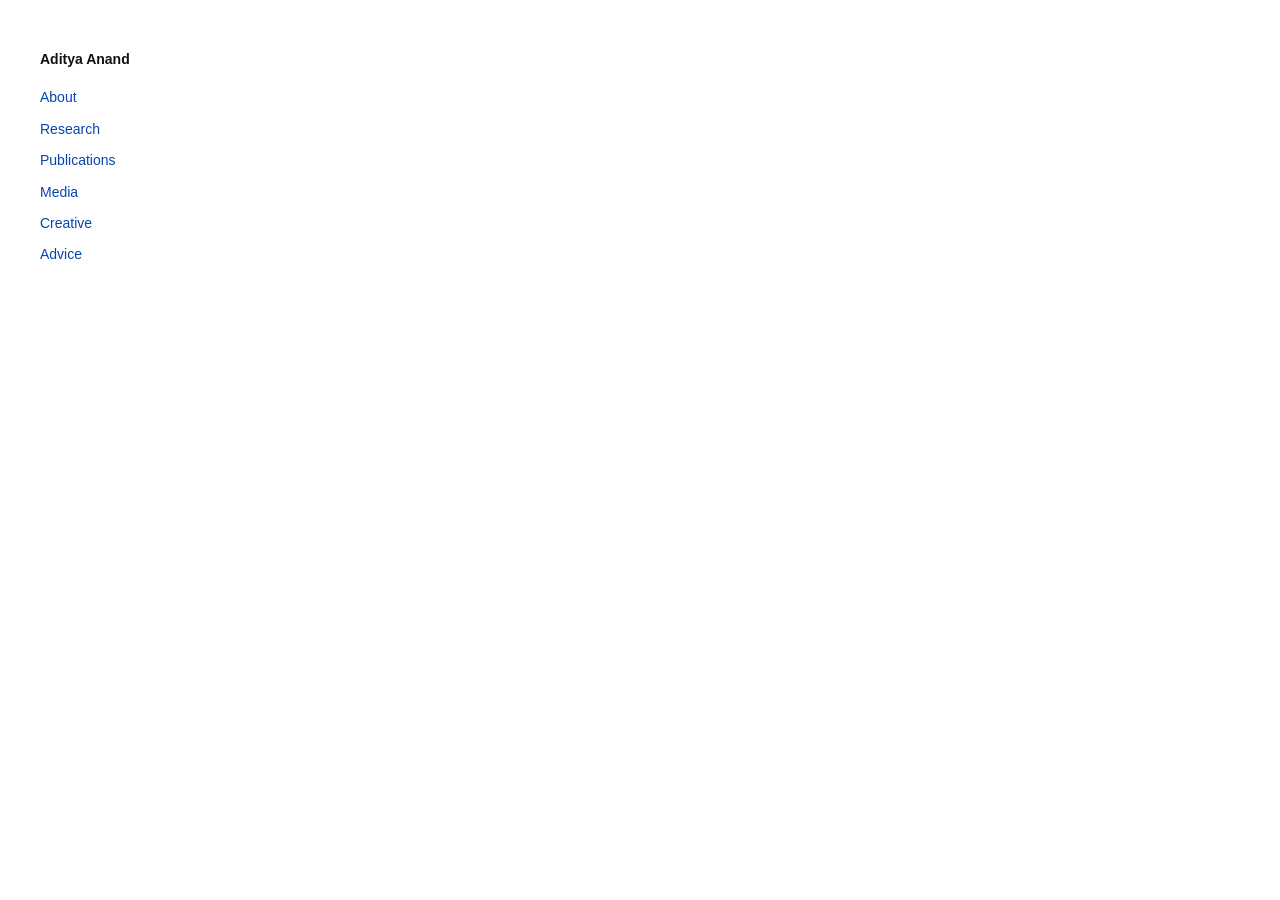
<file: index.html>
<!DOCTYPE html>
<html lang="en">
<head>
  <meta charset="UTF-8" />
  <meta name="viewport" content="width=device-width, initial-scale=1.0" />
  <title>Aditya Anand</title>
  <link rel="stylesheet" href="style.css" />
</head>
<body>
  <div class="layout">
    <div class="nav">
      <a class="site-name" href="index.html">Aditya Anand</a>
      <a href="about.html">About</a>
      <a href="research.html">Research</a>
      <a href="publications.html">Publications</a>
      <a href="media.html">Media</a>
      <a href="creative.html">Creative</a>
      <a href="advice.html">Advice</a>
    </div>
  </div>
</body>
</html>
</file>
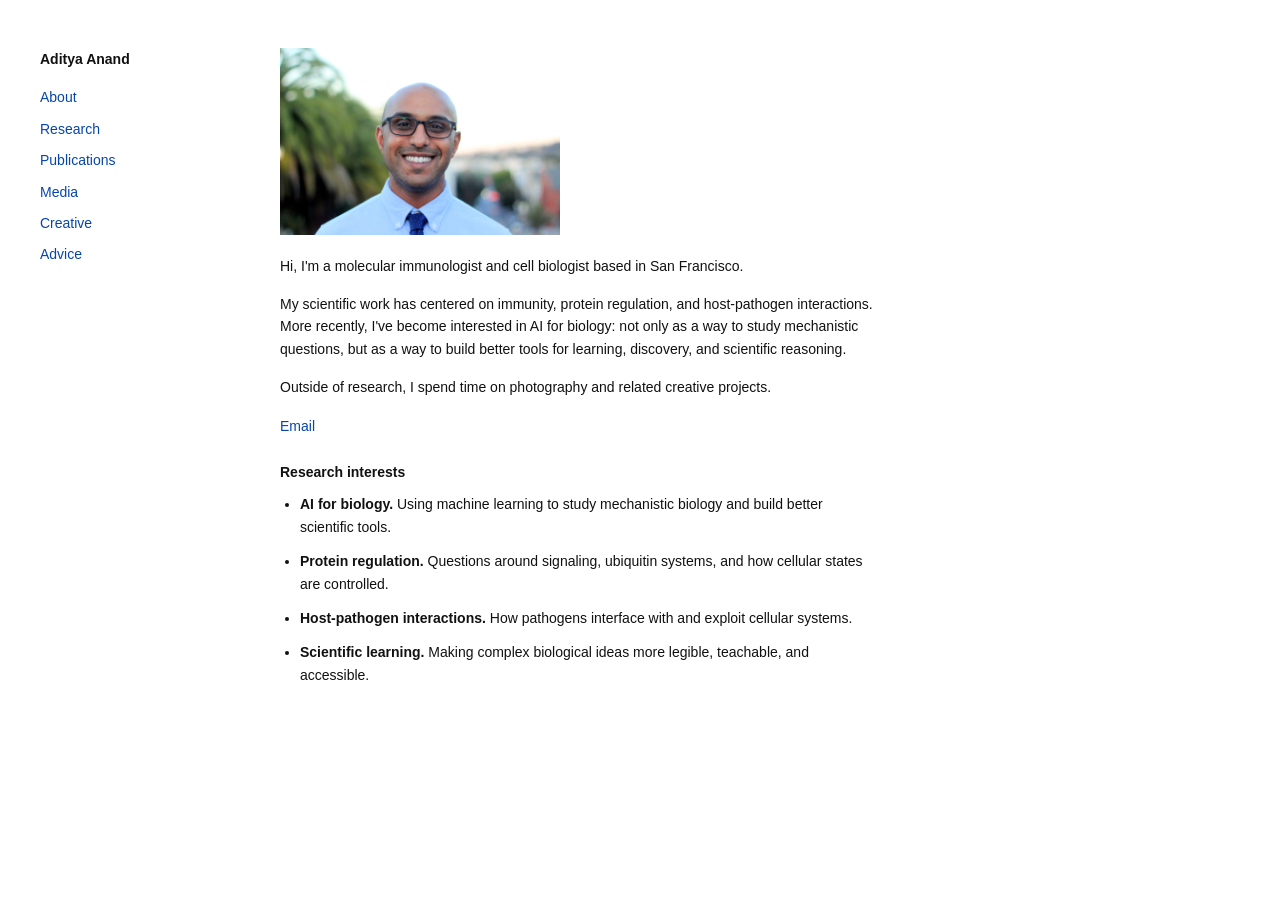
<file: about.html>
<!DOCTYPE html>
<html lang="en">
<head>
  <meta charset="UTF-8" />
  <meta name="viewport" content="width=device-width, initial-scale=1.0" />
  <title>About — Aditya Anand</title>
  <link rel="stylesheet" href="style.css" />
</head>
<body>
  <div class="layout">
    <div class="nav">
      <a class="site-name" href="index.html">Aditya Anand</a>
      <a href="about.html">About</a>
      <a href="research.html">Research</a>
      <a href="publications.html">Publications</a>
      <a href="media.html">Media</a>
      <a href="creative.html">Creative</a>
      <a href="advice.html">Advice</a>
    </div>
    <div class="content">
      <img class="profile-photo" src="profile.jpg" alt="Aditya Anand" />
      <p>Hi, I'm a molecular immunologist and cell biologist based in San Francisco.</p>
      <p>My scientific work has centered on immunity, protein regulation, and host-pathogen interactions. More recently, I've become interested in AI for biology: not only as a way to study mechanistic questions, but as a way to build better tools for learning, discovery, and scientific reasoning.</p>
      <p>Outside of research, I spend time on photography and related creative projects.</p>
      <a href="mailto:adityaanand131@example.com">Email</a></p>
      <h2>Research interests</h2>
      <ul>
        <li><strong>AI for biology.</strong> Using machine learning to study mechanistic biology and build better scientific tools.</li>
        <li><strong>Protein regulation.</strong> Questions around signaling, ubiquitin systems, and how cellular states are controlled.</li>
        <li><strong>Host-pathogen interactions.</strong> How pathogens interface with and exploit cellular systems.</li>
        <li><strong>Scientific learning.</strong> Making complex biological ideas more legible, teachable, and accessible.</li>
      </ul>
    </div>
  </div>
</body>
</html>
</file>
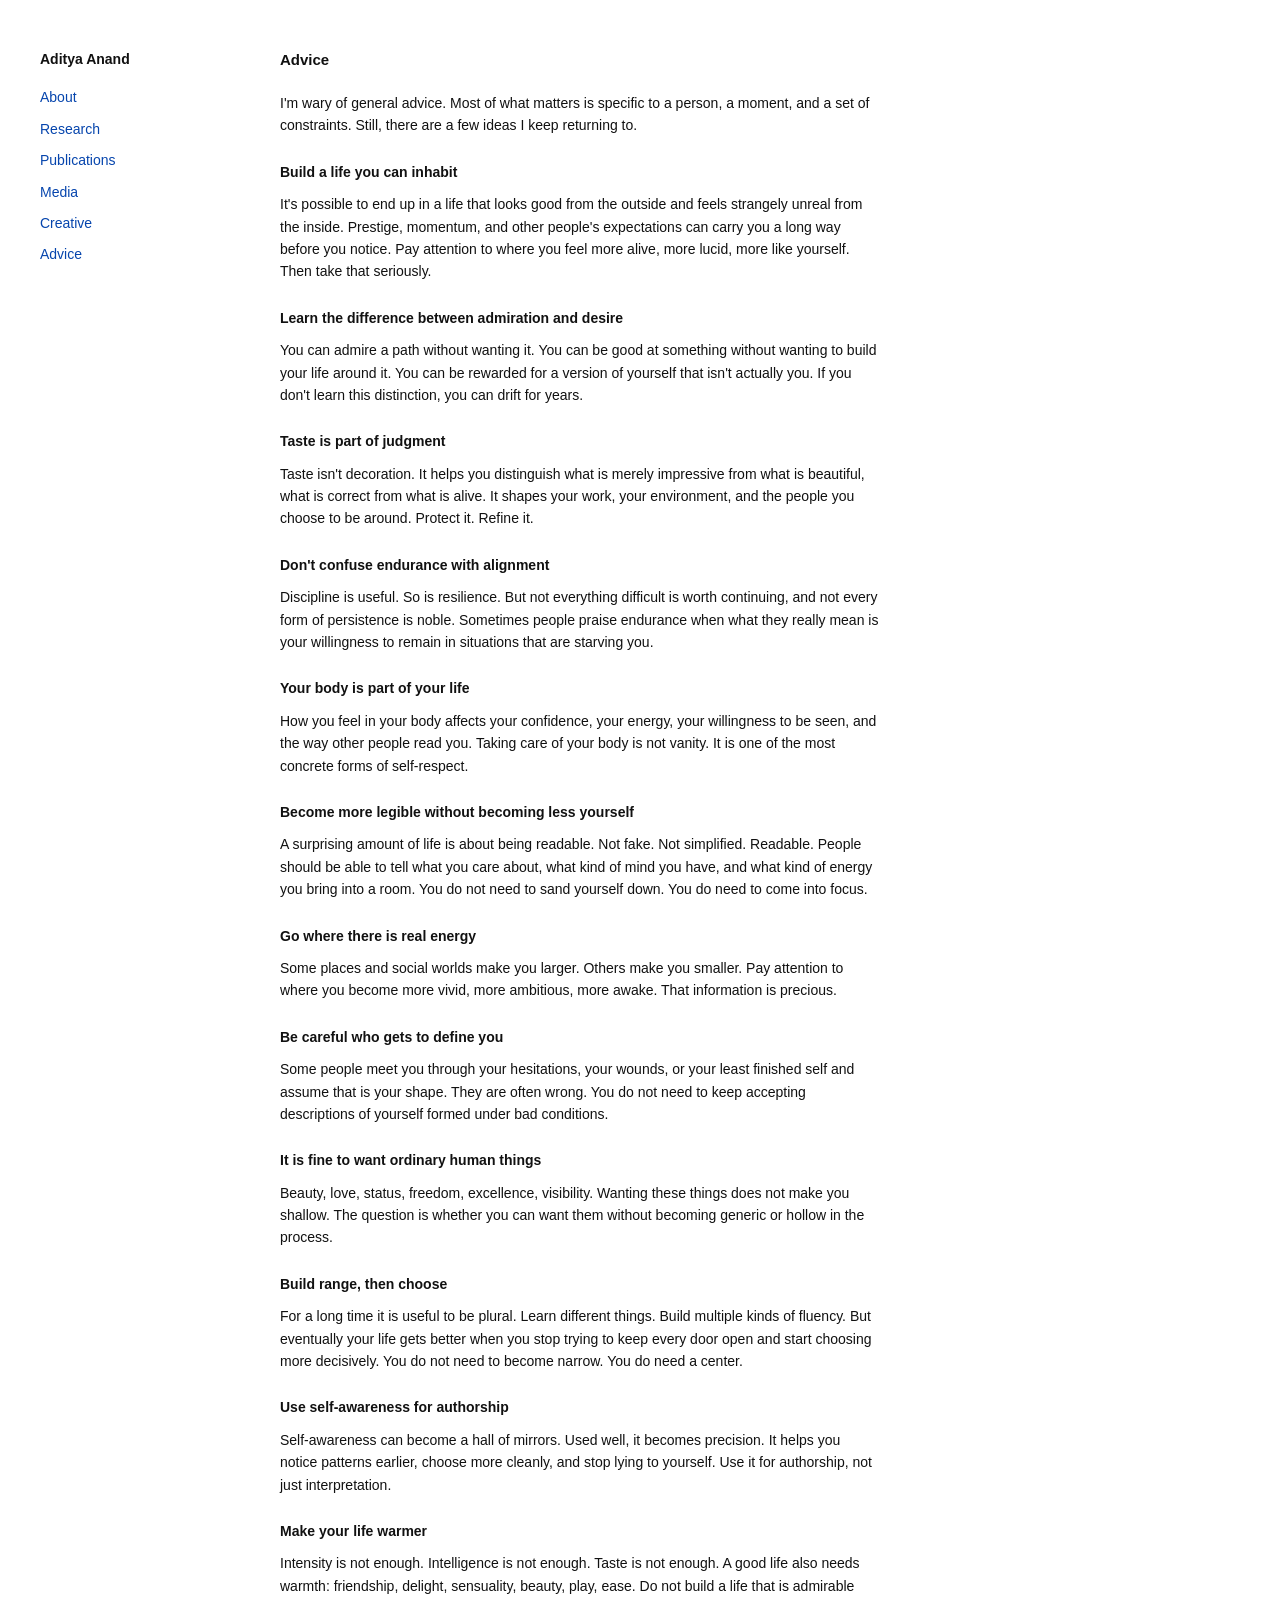
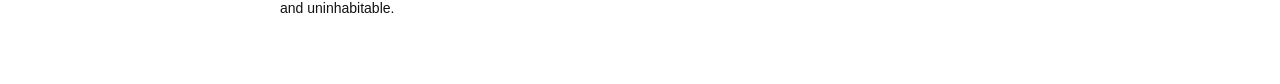
<file: advice.html>
<!DOCTYPE html>
<html lang="en">
<head>
  <meta charset="UTF-8" />
  <meta name="viewport" content="width=device-width, initial-scale=1.0" />
  <title>Advice · Aditya Anand</title>
  <link rel="stylesheet" href="style.css" />
</head>
<body>
  <div class="layout">
    <div class="nav">
      <a class="site-name" href="index.html">Aditya Anand</a>
      <a href="about.html">About</a>
      <a href="research.html">Research</a>
      <a href="publications.html">Publications</a>
      <a href="media.html">Media</a>
      <a href="creative.html">Creative</a>
      <a href="advice.html">Advice</a>
    </div>
    <div class="content">
      <h1>Advice</h1>
      <p>I'm wary of general advice. Most of what matters is specific to a person, a moment, and a set of constraints. Still, there are a few ideas I keep returning to.</p>
      <h2>Build a life you can inhabit</h2>
      <p>It's possible to end up in a life that looks good from the outside and feels strangely unreal from the inside. Prestige, momentum, and other people's expectations can carry you a long way before you notice. Pay attention to where you feel more alive, more lucid, more like yourself. Then take that seriously.</p>
      <h2>Learn the difference between admiration and desire</h2>
      <p>You can admire a path without wanting it. You can be good at something without wanting to build your life around it. You can be rewarded for a version of yourself that isn't actually you. If you don't learn this distinction, you can drift for years.</p>
      <h2>Taste is part of judgment</h2>
      <p>Taste isn't decoration. It helps you distinguish what is merely impressive from what is beautiful, what is correct from what is alive. It shapes your work, your environment, and the people you choose to be around. Protect it. Refine it.</p>
      <h2>Don't confuse endurance with alignment</h2>
      <p>Discipline is useful. So is resilience. But not everything difficult is worth continuing, and not every form of persistence is noble. Sometimes people praise endurance when what they really mean is your willingness to remain in situations that are starving you.</p>
      <h2>Your body is part of your life</h2>
      <p>How you feel in your body affects your confidence, your energy, your willingness to be seen, and the way other people read you. Taking care of your body is not vanity. It is one of the most concrete forms of self-respect.</p>
      <h2>Become more legible without becoming less yourself</h2>
      <p>A surprising amount of life is about being readable. Not fake. Not simplified. Readable. People should be able to tell what you care about, what kind of mind you have, and what kind of energy you bring into a room. You do not need to sand yourself down. You do need to come into focus.</p>
      <h2>Go where there is real energy</h2>
      <p>Some places and social worlds make you larger. Others make you smaller. Pay attention to where you become more vivid, more ambitious, more awake. That information is precious.</p>
      <h2>Be careful who gets to define you</h2>
      <p>Some people meet you through your hesitations, your wounds, or your least finished self and assume that is your shape. They are often wrong. You do not need to keep accepting descriptions of yourself formed under bad conditions.</p>
      <h2>It is fine to want ordinary human things</h2>
      <p>Beauty, love, status, freedom, excellence, visibility. Wanting these things does not make you shallow. The question is whether you can want them without becoming generic or hollow in the process.</p>
      <h2>Build range, then choose</h2>
      <p>For a long time it is useful to be plural. Learn different things. Build multiple kinds of fluency. But eventually your life gets better when you stop trying to keep every door open and start choosing more decisively. You do not need to become narrow. You do need a center.</p>
      <h2>Use self-awareness for authorship</h2>
      <p>Self-awareness can become a hall of mirrors. Used well, it becomes precision. It helps you notice patterns earlier, choose more cleanly, and stop lying to yourself. Use it for authorship, not just interpretation.</p>
      <h2>Make your life warmer</h2>
      <p>Intensity is not enough. Intelligence is not enough. Taste is not enough. A good life also needs warmth: friendship, delight, sensuality, beauty, play, ease. Do not build a life that is admirable and uninhabitable.</p>
    </div>
  </div>
</body>
</html>
</file>
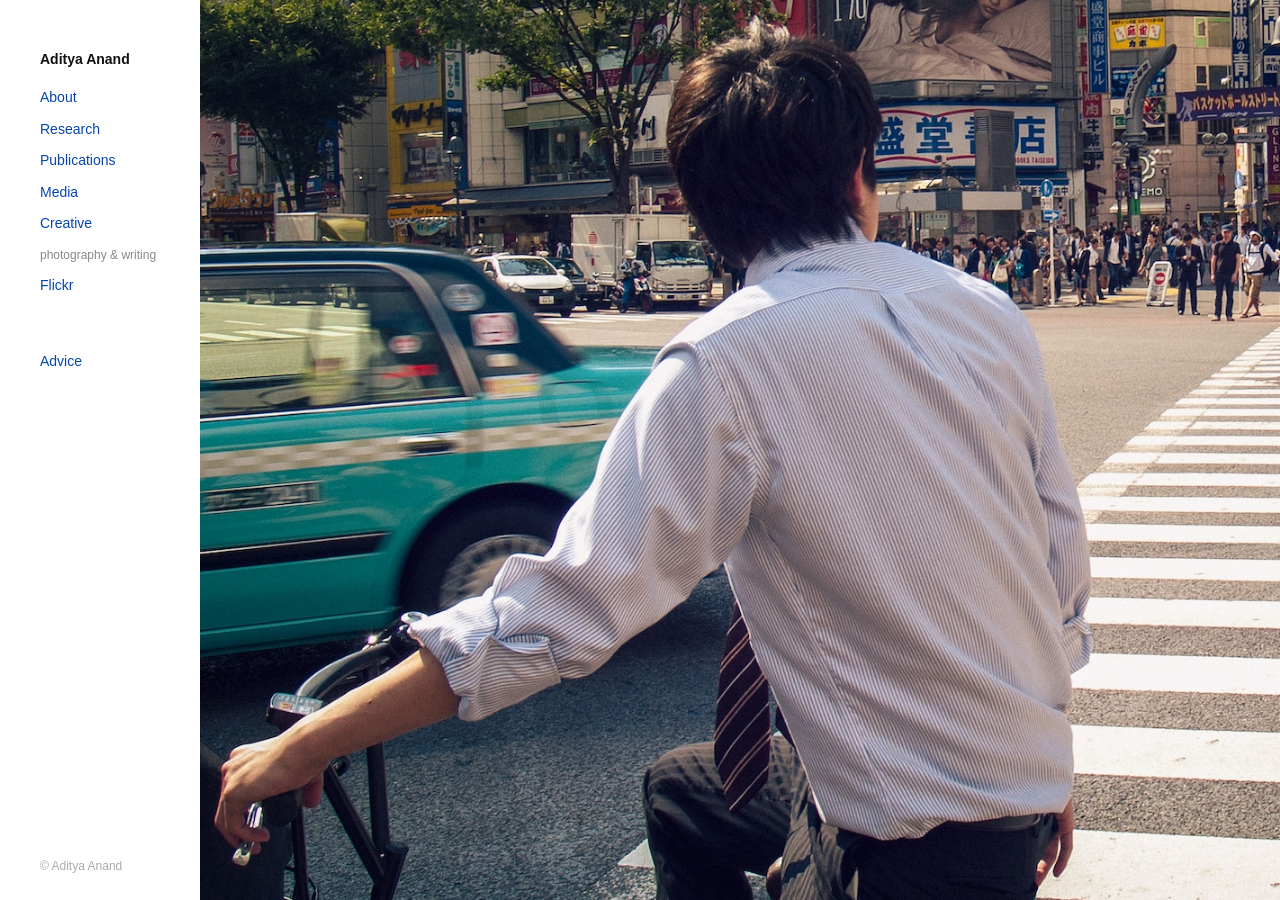
<file: creative.html>
<!DOCTYPE html>
<html lang="en">
<head>
  <meta charset="UTF-8" />
  <meta name="viewport" content="width=device-width, initial-scale=1.0" />
  <title>Creative · Aditya Anand</title>
  <link rel="stylesheet" href="style.css" />
  <style>
    body {
      padding: 0;
      overflow: hidden;
      height: 100vh;
    }

    .creative-page {
      display: flex;
      flex-direction: row;
      height: 100vh;
      overflow: hidden;
    }

    .creative-nav {
      width: 200px;
      flex-shrink: 0;
      padding: 48px 40px;
    }

    .scroll-container {
      flex: 1;
      display: flex;
      flex-direction: row;
      overflow-x: auto;
      overflow-y: hidden;
      height: 100vh;
      scrollbar-width: none;
    }

    .scroll-container::-webkit-scrollbar {
      display: none;
    }

    .scroll-container img {
      height: 100%;
      width: auto;
      display: block;
      flex-shrink: 0;
      object-fit: cover;
      pointer-events: none;
    }

    .poem-card {
      height: 100%;
      width: 500px;
      flex-shrink: 0;
      background: #fff;
      display: flex;
      flex-direction: column;
      justify-content: center;
      padding: 60px 48px;
      box-sizing: border-box;
    }

    .poem-date {
      font-size: 13px;
      color: #888;
      margin-bottom: 16px;
    }

    .poem-title {
      font-size: 15px;
      font-weight: 700;
      margin-bottom: 24px;
      color: #111;
    }

    .poem-card p {
      font-size: 14px;
      line-height: 1.75;
      color: #111;
      margin: 0 0 16px 0;
    }

    .creative-nav p {
      font-size: 12px;
      color: #888;
      margin: 12px 0 8px 0;
    }

    .copyright {
      position: fixed;
      bottom: 24px;
      left: 40px;
      font-size: 12px;
      color: #aaa;
    }
  </style>
</head>
<body>
  <div class="creative-page">

    <div class="creative-nav nav">
      <a class="site-name" href="index.html">Aditya Anand</a>
      <a href="about.html">About</a>
      <a href="research.html">Research</a>
      <a href="publications.html">Publications</a>
      <a href="media.html">Media</a>
      <a href="creative.html">Creative</a>
      <p>photography & writing</p>
      <a href="https://www.flickr.com/photos/adityaanand">Flickr</a>
      <br /><br />
      <a href="advice.html">Advice</a>
    </div>

    <div class="scroll-container">
      <img src="images/shibuyacrossing1.jpeg" alt="Shibuya Crossing" />
      <div class="poem-card">
        <div class="poem-date">26/04/14</div>
      <div class="poem-title">Night Market</div>
      <p>Before we learned each other's names<br>
      Our longing was mapped<br>
      to coordinates<br>
      at 2am<br>
        <br>
      my pause before the swipe<br>
      your message typed,<br>
      revised, sent<br>
      <br>
      vectorized, transacted.<br>
        <br>
        <br>
      Viewpoint: This poem is about feeling seen by a machine and not by another human<br>
      </div>
      <img src="images/redstaircase1.jpg" alt="Red Staircase, Tokyo" />
      <div class="poem-card">
        <div class="poem-date">26/04/12</div>
        <div class="poem-title"></div>
        <p>Knife at the equator</p>
        <p>two moons fall open</p>
        <p>the room fills with what was</p>
        <p>once a tree</p>
      </div>
      <img src="images/gionfloat1.jpg" alt="Gion Matsuri, Japan" />
      <div class="poem-card">
        <div class="poem-date">26/04/07</div>
        <div class="poem-title">Artemis II</div>
      <p>
      You come home<br>
      to a radiant absence<br>
        <br>
      a room in your attic<br>
      flung across a galaxy<br>
      <br>
      Two Earths fell apart.<br>
      <br>
      Could we have dreamt tides<br>
      when we were one body?<br>
      </p>
      </div>
      <img src="images/foxes1.jpeg" alt="Arctic Foxes, Hornstrandir" />
      <img src="images/puffin1.jpeg" alt="Puffin, Iceland" />
      <img src="images/guilinkarst1.jpg" alt="Guilin, China" />
      <div class="poem-card">
      <div class="poem-title"></div>
      A lobed fruit in hand split<br>
      fingers press the yielding halves<br>
      the air turns bitter-sweet<br>
      </div>
      <img src="images/banff1.jpeg" alt="Banff" />
    </div>

  </div>

  <div class="copyright">© Aditya Anand</div>

</body>
</html>
</file>
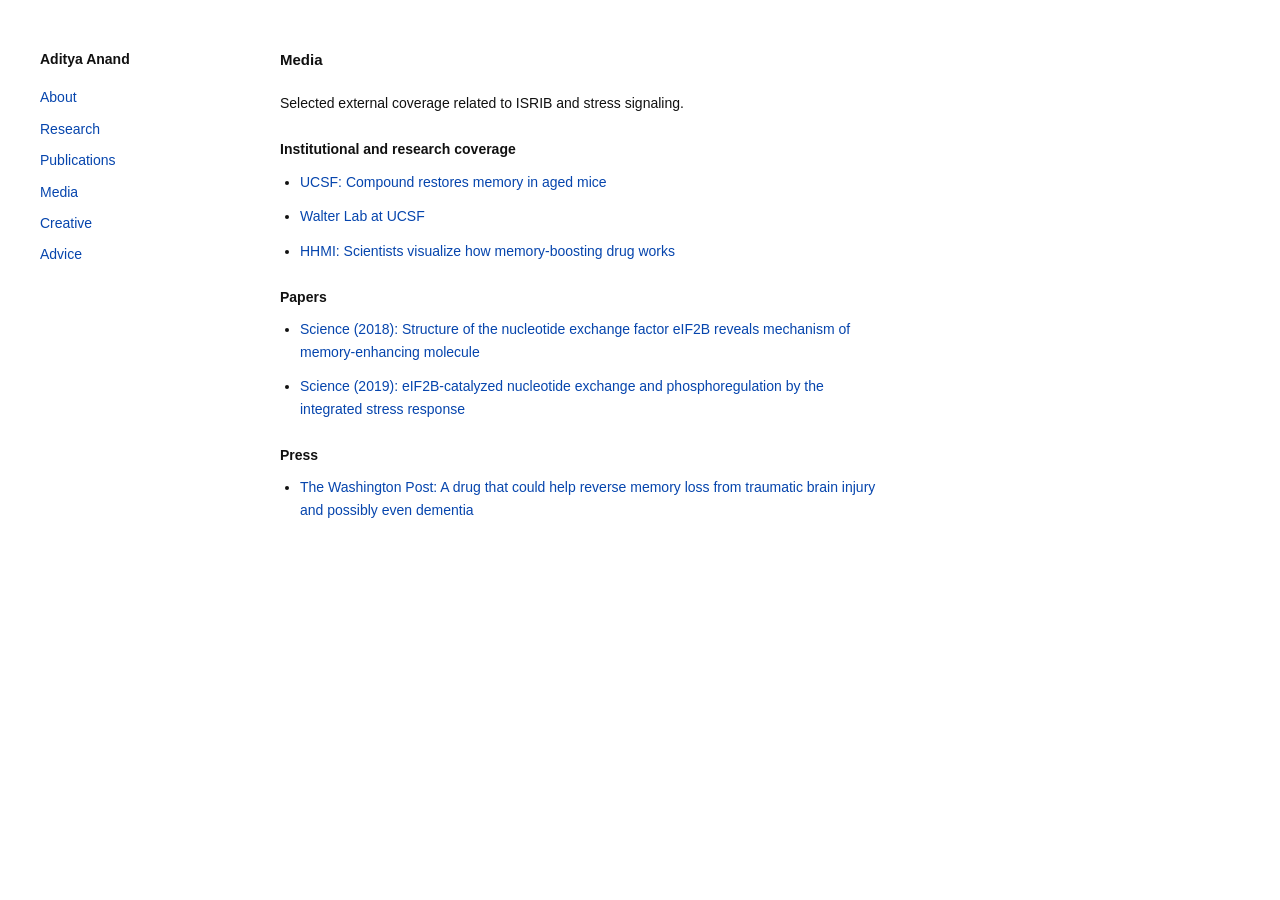
<file: media.html>
<!DOCTYPE html>
<html lang="en">
<head>
  <meta charset="UTF-8" />
  <meta name="viewport" content="width=device-width, initial-scale=1.0" />
  <title>Media · Aditya Anand</title>
  <link rel="stylesheet" href="style.css" />
</head>
<body>
  <div class="layout">
    <div class="nav">
      <a class="site-name" href="index.html">Aditya Anand</a>
      <a href="about.html">About</a>
      <a href="research.html">Research</a>
      <a href="publications.html">Publications</a>
      <a href="media.html">Media</a>
      <a href="creative.html">Creative</a>
      <a href="advice.html">Advice</a>
    </div>
    <div class="content">
      <h1>Media</h1>
      <p>Selected external coverage related to ISRIB and stress signaling.</p>
      <h2>Institutional and research coverage</h2>
      <ul>
        <li><a href="https://www.ucsf.edu/news/2018/02/409171/compound-restores-memory-aged-mice">UCSF: Compound restores memory in aged mice</a></li>
        <li><a href="https://walterlab.ucsf.edu/">Walter Lab at UCSF</a></li>
        <li><a href="https://www.hhmi.org/news/scientists-visualize-how-memory-boosting-drug-works">HHMI: Scientists visualize how memory-boosting drug works</a></li>
      </ul>
      <h2>Papers</h2>
      <ul>
        <li><a href="https://www.science.org/doi/10.1126/science.aaq0939">Science (2018): Structure of the nucleotide exchange factor eIF2B reveals mechanism of memory-enhancing molecule</a></li>
        <li><a href="https://www.science.org/doi/10.1126/science.aaw2922">Science (2019): eIF2B-catalyzed nucleotide exchange and phosphoregulation by the integrated stress response</a></li>
      </ul>
      <h2>Press</h2>
      <ul>
        <li><a href="https://www.washingtonpost.com/business/economy/a-drug-that-could-help-reverse-memory-loss-from-traumatic-brain-injury-and-possibly-even-dementia/2018/07/13/06f6f068-7d78-11e8-bb6b-c1cb691f1402_story.html">The Washington Post: A drug that could help reverse memory loss from traumatic brain injury and possibly even dementia</a></li>
      </ul>
    </div>
  </div>
</body>
</html>
</file>
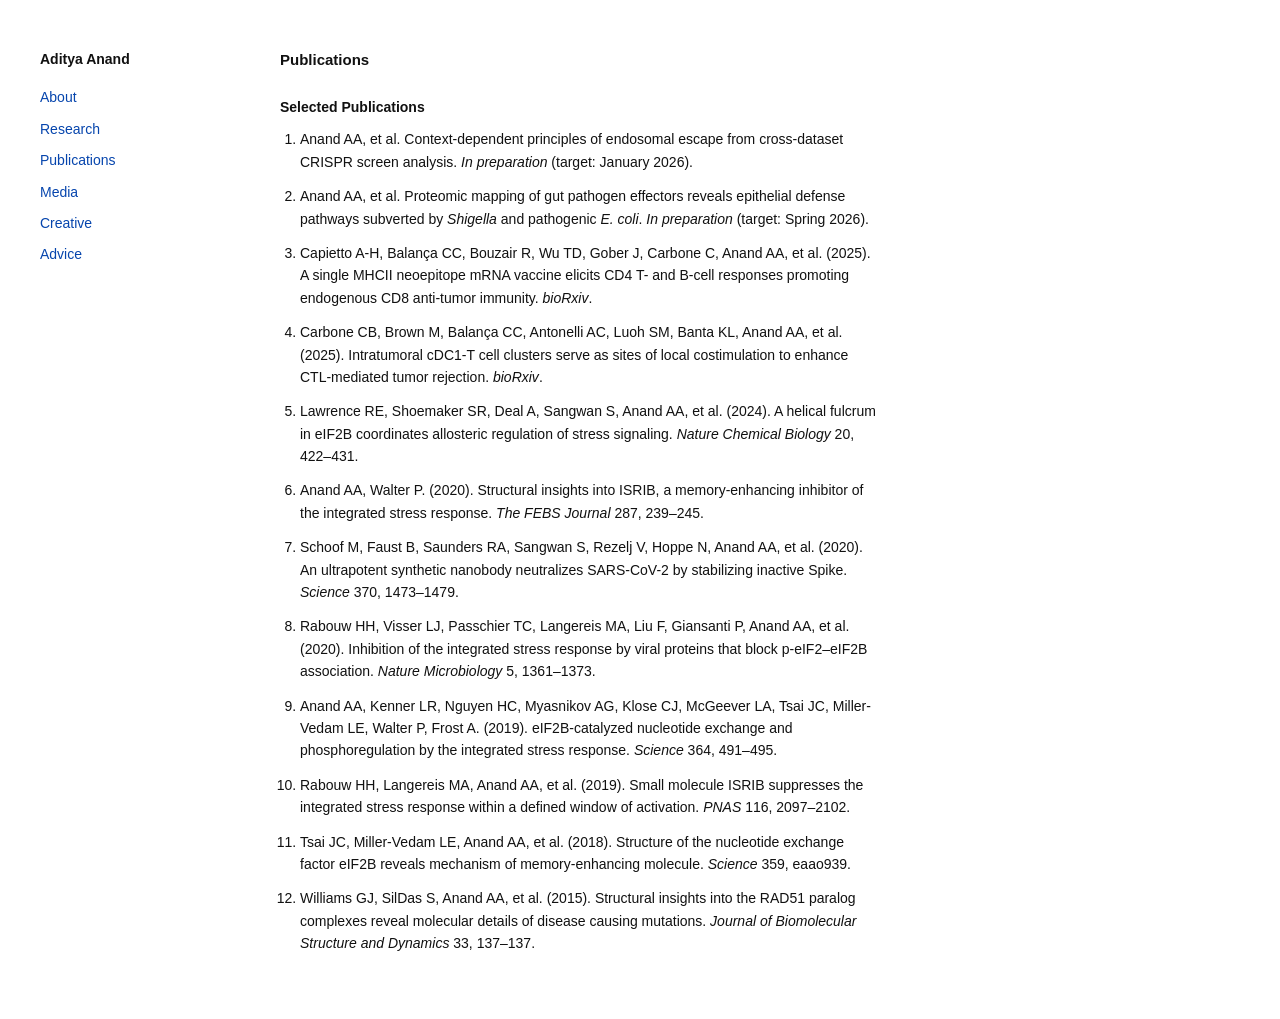
<file: publications.html>
<!DOCTYPE html>
<html lang="en">
<head>
  <meta charset="UTF-8" />
  <meta name="viewport" content="width=device-width, initial-scale=1.0" />
  <title>Publications · Aditya Anand</title>
  <link rel="stylesheet" href="style.css" />
</head>
<body>
  <div class="layout">
    <div class="nav">
      <a class="site-name" href="index.html">Aditya Anand</a>
      <a href="about.html">About</a>
      <a href="research.html">Research</a>
      <a href="publications.html">Publications</a>
      <a href="media.html">Media</a>
      <a href="creative.html">Creative</a>
      <a href="advice.html">Advice</a>
    </div>
    <div class="content">
      <h1>Publications</h1>
      <h2>Selected Publications</h2>
      <ol>
        <li>Anand AA, et al. Context-dependent principles of endosomal escape from cross-dataset CRISPR screen analysis. <em>In preparation</em> (target: January 2026).</li>
        <li>Anand AA, et al. Proteomic mapping of gut pathogen effectors reveals epithelial defense pathways subverted by <em>Shigella</em> and pathogenic <em>E. coli</em>. <em>In preparation</em> (target: Spring 2026).</li>
        <li>Capietto A-H, Balança CC, Bouzair R, Wu TD, Gober J, Carbone C, Anand AA, et al. (2025). A single MHCII neoepitope mRNA vaccine elicits CD4 T- and B-cell responses promoting endogenous CD8 anti-tumor immunity. <em>bioRxiv</em>.</li>
        <li>Carbone CB, Brown M, Balança CC, Antonelli AC, Luoh SM, Banta KL, Anand AA, et al. (2025). Intratumoral cDC1-T cell clusters serve as sites of local costimulation to enhance CTL-mediated tumor rejection. <em>bioRxiv</em>.</li>
        <li>Lawrence RE, Shoemaker SR, Deal A, Sangwan S, Anand AA, et al. (2024). A helical fulcrum in eIF2B coordinates allosteric regulation of stress signaling. <em>Nature Chemical Biology</em> 20, 422–431.</li>
        <li>Anand AA, Walter P. (2020). Structural insights into ISRIB, a memory-enhancing inhibitor of the integrated stress response. <em>The FEBS Journal</em> 287, 239–245.</li>
        <li>Schoof M, Faust B, Saunders RA, Sangwan S, Rezelj V, Hoppe N, Anand AA, et al. (2020). An ultrapotent synthetic nanobody neutralizes SARS-CoV-2 by stabilizing inactive Spike. <em>Science</em> 370, 1473–1479.</li>
        <li>Rabouw HH, Visser LJ, Passchier TC, Langereis MA, Liu F, Giansanti P, Anand AA, et al. (2020). Inhibition of the integrated stress response by viral proteins that block p-eIF2–eIF2B association. <em>Nature Microbiology</em> 5, 1361–1373.</li>
        <li>Anand AA, Kenner LR, Nguyen HC, Myasnikov AG, Klose CJ, McGeever LA, Tsai JC, Miller-Vedam LE, Walter P, Frost A. (2019). eIF2B-catalyzed nucleotide exchange and phosphoregulation by the integrated stress response. <em>Science</em> 364, 491–495.</li>
        <li>Rabouw HH, Langereis MA, Anand AA, et al. (2019). Small molecule ISRIB suppresses the integrated stress response within a defined window of activation. <em>PNAS</em> 116, 2097–2102.</li>
        <li>Tsai JC, Miller-Vedam LE, Anand AA, et al. (2018). Structure of the nucleotide exchange factor eIF2B reveals mechanism of memory-enhancing molecule. <em>Science</em> 359, eaao939.</li>
        <li>Williams GJ, SilDas S, Anand AA, et al. (2015). Structural insights into the RAD51 paralog complexes reveal molecular details of disease causing mutations. <em>Journal of Biomolecular Structure and Dynamics</em> 33, 137–137.</li>
      </ol>
    </div>
  </div>
</body>
</html>
</file>
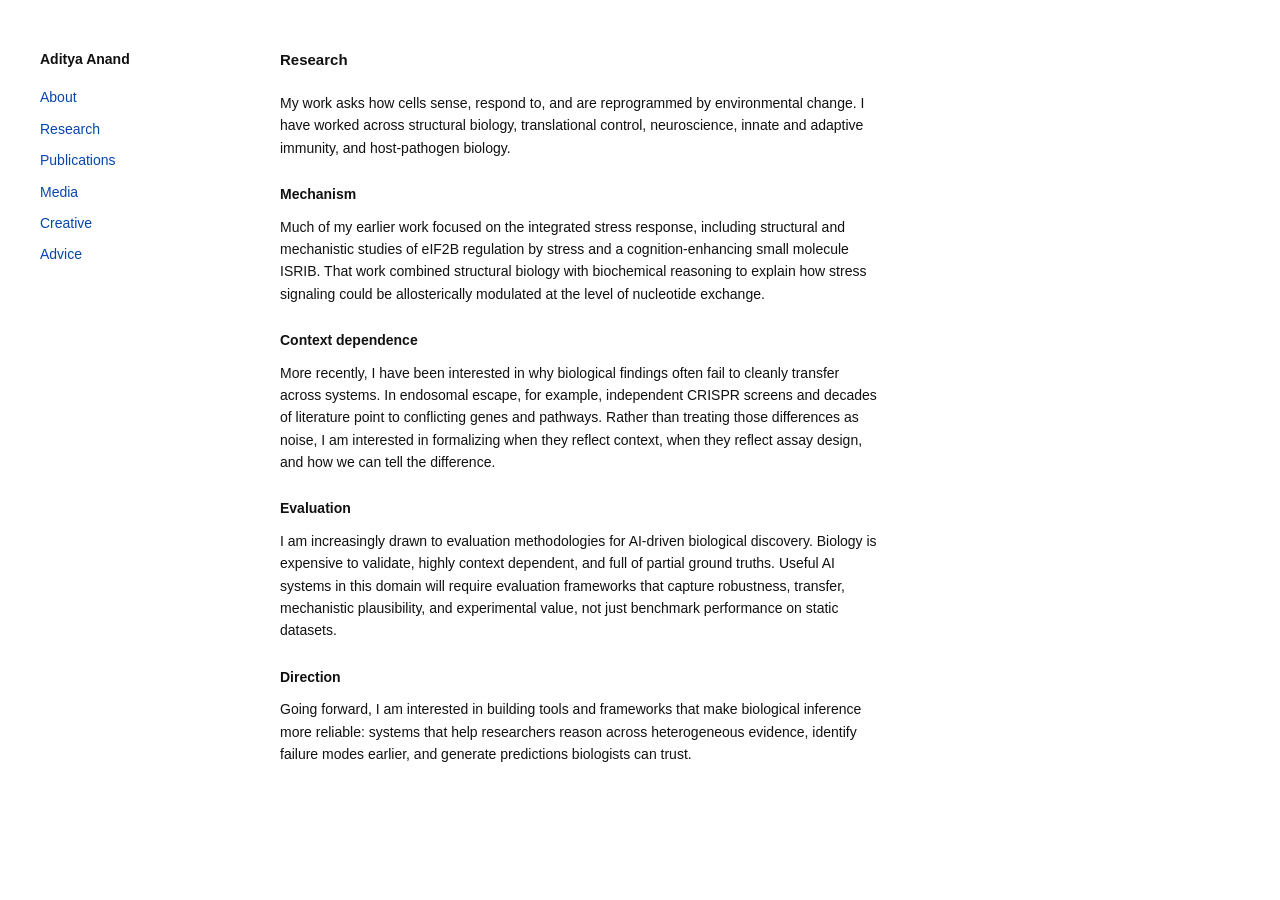
<file: research.html>
<!DOCTYPE html>
<html lang="en">
<head>
  <meta charset="UTF-8" />
  <meta name="viewport" content="width=device-width, initial-scale=1.0" />
  <title>Research · Aditya Anand</title>
  <link rel="stylesheet" href="style.css" />
</head>
<body>
  <div class="layout">
    <div class="nav">
      <a class="site-name" href="index.html">Aditya Anand</a>
      <a href="about.html">About</a>
      <a href="research.html">Research</a>
      <a href="publications.html">Publications</a>
      <a href="media.html">Media</a>
      <a href="creative.html">Creative</a>
      <a href="advice.html">Advice</a>
    </div>
    <div class="content">
      <h1>Research</h1>
      <p>My work asks how cells sense, respond to, and are reprogrammed by environmental change. I have worked across structural biology, translational control, neuroscience, innate and adaptive immunity, and host-pathogen biology.</p>
      <h2>Mechanism</h2>
      <p>Much of my earlier work focused on the integrated stress response, including structural and mechanistic studies of eIF2B regulation by stress and a cognition-enhancing small molecule ISRIB. That work combined structural biology with biochemical reasoning to explain how stress signaling could be allosterically modulated at the level of nucleotide exchange.</p>
      <h2>Context dependence</h2>
      <p>More recently, I have been interested in why biological findings often fail to cleanly transfer across systems. In endosomal escape, for example, independent CRISPR screens and decades of literature point to conflicting genes and pathways. Rather than treating those differences as noise, I am interested in formalizing when they reflect context, when they reflect assay design, and how we can tell the difference.</p>
      <h2>Evaluation</h2>
      <p>I am increasingly drawn to evaluation methodologies for AI-driven biological discovery. Biology is expensive to validate, highly context dependent, and full of partial ground truths. Useful AI systems in this domain will require evaluation frameworks that capture robustness, transfer, mechanistic plausibility, and experimental value, not just benchmark performance on static datasets.</p>
      <h2>Direction</h2>
      <p>Going forward, I am interested in building tools and frameworks that make biological inference more reliable: systems that help researchers reason across heterogeneous evidence, identify failure modes earlier, and generate predictions biologists can trust.</p>
    </div>
  </div>
</body>
</html>
</file>
<file: style.css>
/* ============================================
   adityaanand.org — shared stylesheet
   One file. Every page uses this.
   ============================================ */

/* --- Reset & Base --- */
*, *::before, *::after {
  box-sizing: border-box;
}

body {
  margin: 0;
  padding: 48px 40px;
  font-family: Helvetica, Arial, sans-serif;
  font-size: 14px;
  line-height: 1.6;
  color: #111;
  background: #fff;
}

/* --- Layout --- */
.layout {
  display: flex;
  gap: 80px;
  align-items: flex-start;
  max-width: 900px;
}

/* --- Nav --- */
.nav {
  width: 160px;
  flex-shrink: 0;
}

.nav .site-name {
  display: block;
  font-weight: 600;
  font-size: 14px;
  margin-bottom: 16px;
  color: #111;
  text-decoration: none;
}

.nav a {
  display: block;
  color: #0645ad;
  text-decoration: none;
  margin-bottom: 9px;
}

.nav a:hover {
  text-decoration: underline;
}

/* --- Content --- */
.content {
  flex: 1;
  max-width: 600px;
}

.content h1 {
  font-size: 15px;
  font-weight: 700;
  margin: 0 0 20px 0;
}

.content h2 {
  font-size: 14px;
  font-weight: 700;
  margin: 24px 0 10px 0;
}

.content p {
  margin: 0 0 16px 0;
}

.content ul,
.content ol {
  margin: 0 0 16px 0;
  padding-left: 20px;
}

.content li {
  margin-bottom: 12px;
}

.content a {
  color: #0645ad;
  text-decoration: none;
}

.content a:hover {
  text-decoration: underline;
}

/* --- Profile photo (about page) --- */
.profile-photo {
  width: 280px;
  height: auto;
  display: block;
  margin-bottom: 20px;
}

/* --- Publications note --- */
.note {
  margin-top: 20px;
  font-size: 13px;
  color: #555;
}

/* --- Mobile --- */
@media (max-width: 680px) {
  body {
    padding: 32px 24px;
  }

  .layout {
    flex-direction: column;
    gap: 28px;
  }

  .nav {
    width: auto;
  }

  .content {
    max-width: 100%;
  }
}
</file>
